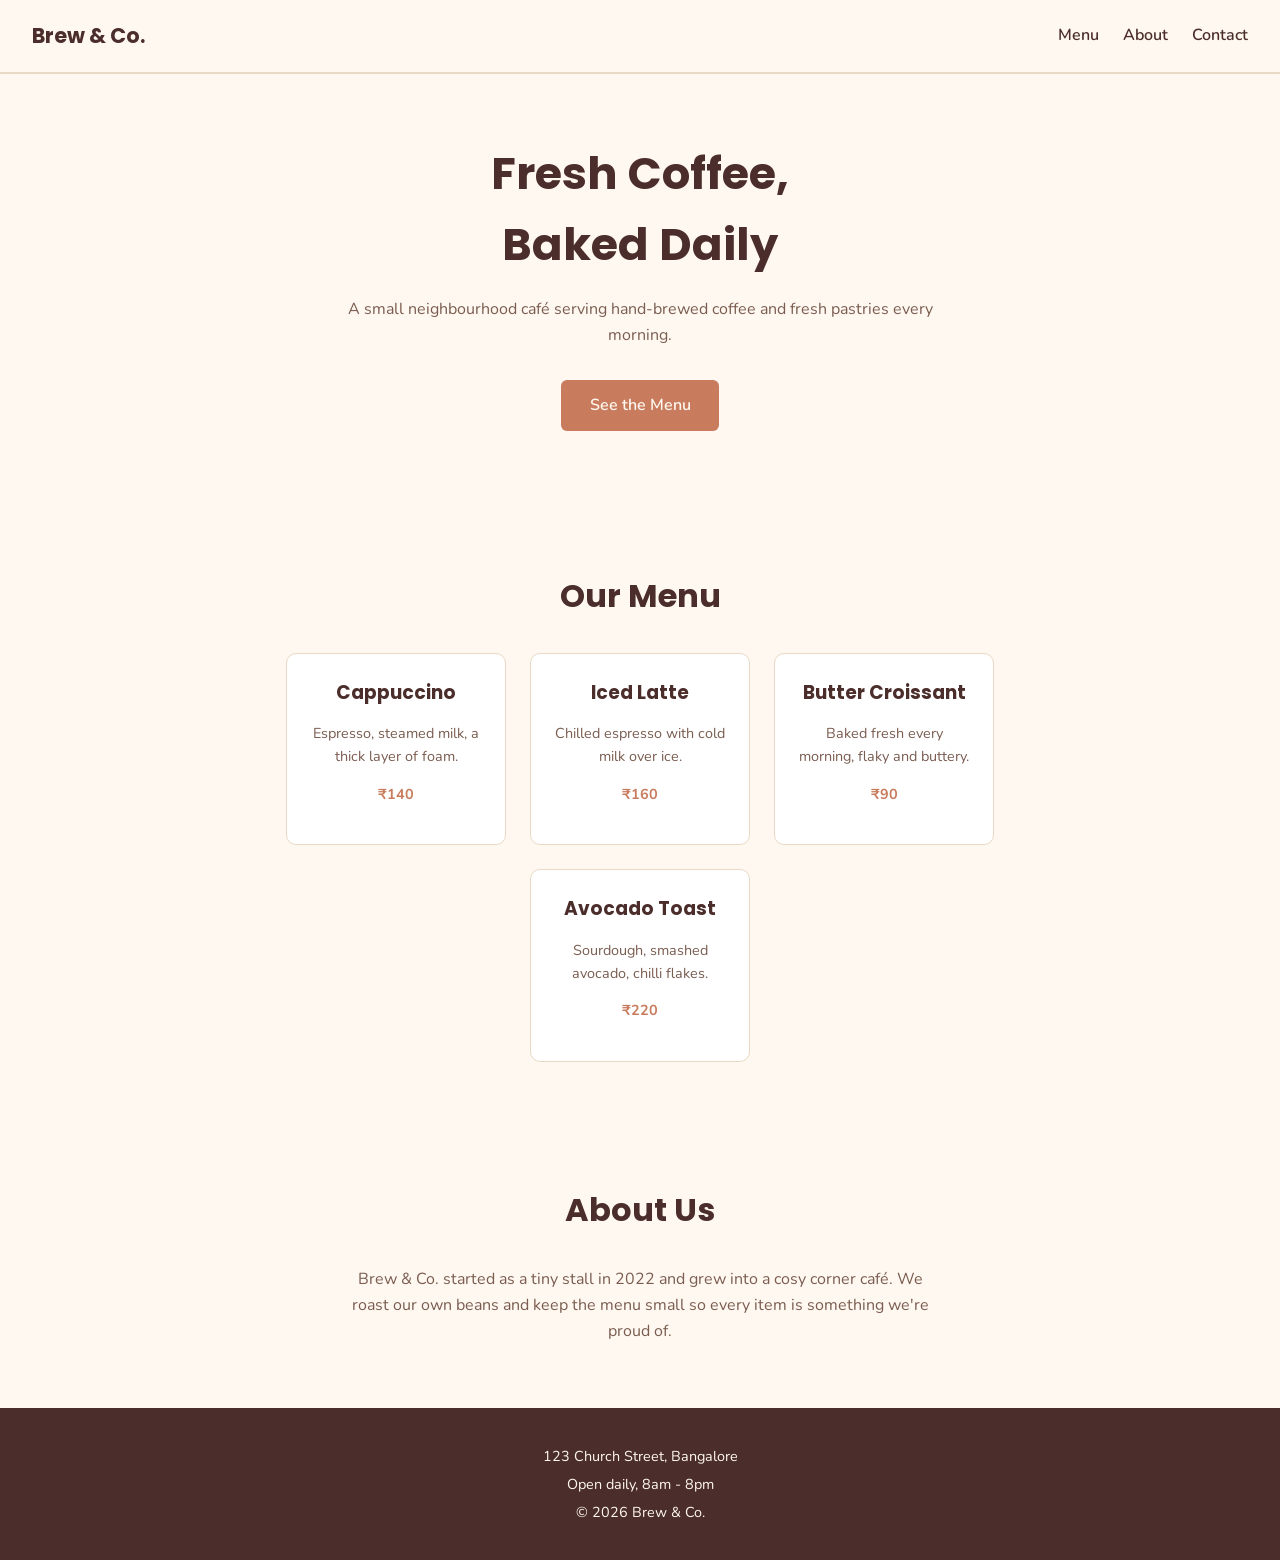
<file: projects/cafe-landing-page/index.html>
<!DOCTYPE html>
<html lang="en">
<head>
<meta charset="UTF-8">
<meta name="viewport" content="width=device-width, initial-scale=1.0">
<title>Brew & Co. - Café</title>

<link rel="preconnect" href="https://fonts.googleapis.com">
<link rel="preconnect" href="https://fonts.gstatic.com" crossorigin>
<link href="https://fonts.googleapis.com/css2?family=Poppins:wght@600;700&family=Nunito:wght@400;600&display=swap" rel="stylesheet">

<link rel="stylesheet" href="style.css">
</head>
<body>

<!-- top nav bar -->
<header class="nav-bar">
  <a href="#top" class="logo">Brew &amp; Co.</a>
  <ul class="nav-list">
    <li><a href="#menu">Menu</a></li>
    <li><a href="#about">About</a></li>
    <li><a href="#contact">Contact</a></li>
  </ul>
</header>

<!-- hero section -->
<section id="top" class="hero">
  <h1 class="hero-heading">Fresh Coffee,<br>Baked Daily</h1>
  <p class="hero-text">
    A small neighbourhood café serving hand-brewed coffee and
    fresh pastries every morning.
  </p>
  <a href="#menu" class="btn">See the Menu</a>
</section>

<!-- menu section -->
<section id="menu" class="menu-section">
  <h2 class="section-heading">Our Menu</h2>

  <div class="menu-grid">
    <div class="menu-card">
      <h3>Cappuccino</h3>
      <p>Espresso, steamed milk, a thick layer of foam.</p>
      <p class="price">₹140</p>
    </div>

    <div class="menu-card">
      <h3>Iced Latte</h3>
      <p>Chilled espresso with cold milk over ice.</p>
      <p class="price">₹160</p>
    </div>

    <div class="menu-card">
      <h3>Butter Croissant</h3>
      <p>Baked fresh every morning, flaky and buttery.</p>
      <p class="price">₹90</p>
    </div>

    <div class="menu-card">
      <h3>Avocado Toast</h3>
      <p>Sourdough, smashed avocado, chilli flakes.</p>
      <p class="price">₹220</p>
    </div>
  </div>
</section>

<!-- about section -->
<section id="about" class="about-section">
  <h2 class="section-heading">About Us</h2>
  <p class="about-text">
    Brew &amp; Co. started as a tiny stall in 2022 and grew into a cosy
    corner café. We roast our own beans and keep the menu small so
    every item is something we're proud of.
  </p>
</section>

<!-- footer / contact -->
<footer id="contact" class="footer">
  <p>123 Church Street, Bangalore</p>
  <p>Open daily, 8am - 8pm</p>
  <p>© 2026 Brew &amp; Co.</p>
</footer>

</body>
</html>
</file>
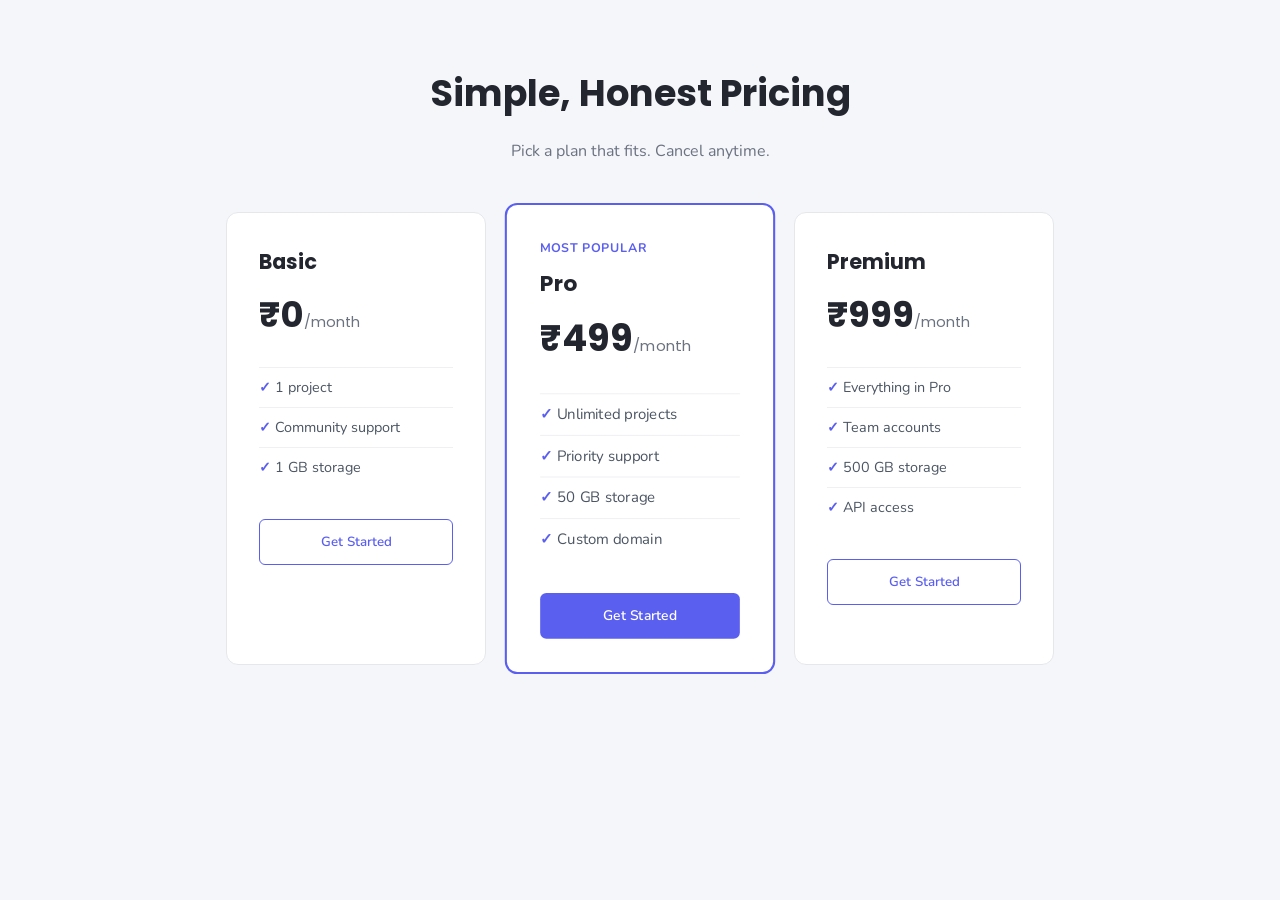
<file: projects/pricing-cards/index.html>
<!DOCTYPE html>
<html lang="en">
<head>
<meta charset="UTF-8">
<meta name="viewport" content="width=device-width, initial-scale=1.0">
<title>Pricing Plans</title>

<link rel="preconnect" href="https://fonts.googleapis.com">
<link rel="preconnect" href="https://fonts.gstatic.com" crossorigin>
<link href="https://fonts.googleapis.com/css2?family=Poppins:wght@600;700&family=Nunito:wght@400;600&display=swap" rel="stylesheet">

<link rel="stylesheet" href="style.css">
</head>
<body>

<section class="pricing-page">

  <h1 class="page-heading">Simple, Honest Pricing</h1>
  <p class="page-subtext">Pick a plan that fits. Cancel anytime.</p>

  <div class="pricing-grid">

    <!-- basic plan -->
    <div class="price-card">
      <h2 class="plan-name">Basic</h2>
      <p class="plan-price">₹0<span class="per-month">/month</span></p>
      <ul class="feature-list">
        <li>1 project</li>
        <li>Community support</li>
        <li>1 GB storage</li>
      </ul>
      <button class="btn btn-outline">Get Started</button>
    </div>

    <!-- pro plan, highlighted -->
    <div class="price-card price-card-featured">
      <p class="popular-tag">Most Popular</p>
      <h2 class="plan-name">Pro</h2>
      <p class="plan-price">₹499<span class="per-month">/month</span></p>
      <ul class="feature-list">
        <li>Unlimited projects</li>
        <li>Priority support</li>
        <li>50 GB storage</li>
        <li>Custom domain</li>
      </ul>
      <button class="btn btn-fill">Get Started</button>
    </div>

    <!-- premium plan -->
    <div class="price-card">
      <h2 class="plan-name">Premium</h2>
      <p class="plan-price">₹999<span class="per-month">/month</span></p>
      <ul class="feature-list">
        <li>Everything in Pro</li>
        <li>Team accounts</li>
        <li>500 GB storage</li>
        <li>API access</li>
      </ul>
      <button class="btn btn-outline">Get Started</button>
    </div>

  </div>

</section>

</body>
</html>
</file>
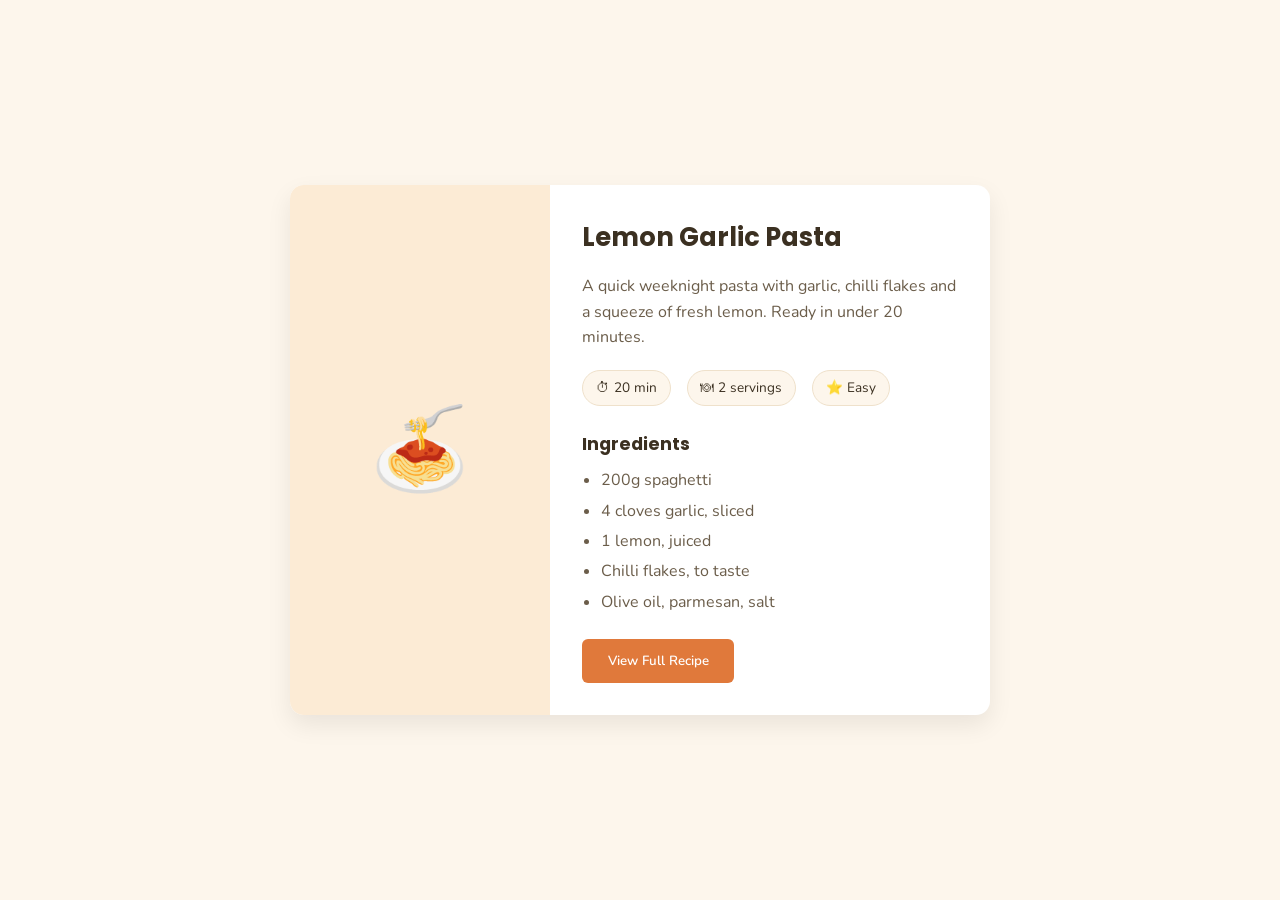
<file: projects/recipe-card/index.html>
<!DOCTYPE html>
<html lang="en">
<head>
<meta charset="UTF-8">
<meta name="viewport" content="width=device-width, initial-scale=1.0">
<title>Recipe Card - Lemon Garlic Pasta</title>

<link rel="preconnect" href="https://fonts.googleapis.com">
<link rel="preconnect" href="https://fonts.gstatic.com" crossorigin>
<link href="https://fonts.googleapis.com/css2?family=Poppins:wght@600;700&family=Nunito:wght@400;600&display=swap" rel="stylesheet">

<link rel="stylesheet" href="style.css">
</head>
<body>

<div class="page">

  <div class="recipe-card">

    <!-- image side -->
    <div class="recipe-image">
      🍝
    </div>

    <!-- text side -->
    <div class="recipe-info">
      <h1 class="recipe-title">Lemon Garlic Pasta</h1>
      <p class="recipe-text">
        A quick weeknight pasta with garlic, chilli flakes and a
        squeeze of fresh lemon. Ready in under 20 minutes.
      </p>

      <!-- little info row -->
      <div class="recipe-meta">
        <span class="meta-item">⏱ 20 min</span>
        <span class="meta-item">🍽 2 servings</span>
        <span class="meta-item">⭐ Easy</span>
      </div>

      <h2 class="mini-heading">Ingredients</h2>
      <ul class="ingredient-list">
        <li>200g spaghetti</li>
        <li>4 cloves garlic, sliced</li>
        <li>1 lemon, juiced</li>
        <li>Chilli flakes, to taste</li>
        <li>Olive oil, parmesan, salt</li>
      </ul>

      <button class="btn">View Full Recipe</button>
    </div>

  </div>

</div>

</body>
</html>
</file>
<file: projects/cafe-landing-page/style.css>
* {
  box-sizing: border-box;
}

body {
  margin: 0;
  font-family: 'Nunito', sans-serif;
  color: #4B2E2B;
  line-height: 1.6;
  background: #FFF8F0;
}

/* nav bar */
.nav-bar {
  display: flex;
  justify-content: space-between;
  align-items: center;
  padding: 1.2rem 2rem;
  background: #FFF8F0;
  border-bottom: 2px solid #E8D9C5;
}

.logo {
  font-family: 'Poppins', sans-serif;
  font-weight: 700;
  font-size: 1.3rem;
  color: #4B2E2B;
  text-decoration: none;
}

.nav-list {
  display: flex;
  gap: 1.5rem;
  list-style: none;
  margin: 0;
  padding: 0;
}

.nav-list a {
  color: #4B2E2B;
  text-decoration: none;
  font-weight: 600;
}

.nav-list a:hover {
  color: #C97C5D;
}

/* hero section */
.hero {
  max-width: 700px;
  margin: 0 auto;
  padding: 4rem 1.5rem;
  text-align: center;
}

.hero-heading {
  font-family: 'Poppins', sans-serif;
  font-size: 2.8rem;
  margin: 0 0 1rem 0;
  color: #4B2E2B;
}

.hero-text {
  color: #7A5C50;
  margin-bottom: 2rem;
}

.btn {
  display: inline-block;
  background: #C97C5D;
  color: #FFF8F0;
  padding: 0.8rem 1.8rem;
  border-radius: 6px;
  text-decoration: none;
  font-weight: 600;
  transition: background 0.2s ease;
}

.btn:hover {
  background: #A85F45;
}

/* shared section heading */
.section-heading {
  font-family: 'Poppins', sans-serif;
  text-align: center;
  font-size: 2rem;
  margin-bottom: 2rem;
  color: #4B2E2B;
}

/* menu section */
.menu-section {
  max-width: 900px;
  margin: 0 auto;
  padding: 3rem 1.5rem;
}

.menu-grid {
  display: flex;
  flex-wrap: wrap;
  gap: 1.5rem;
  justify-content: center;
}

.menu-card {
  background: #FFFFFF;
  border: 1px solid #E8D9C5;
  border-radius: 10px;
  padding: 1.5rem;
  width: 220px;
  text-align: center;
  transition: transform 0.2s ease;
}

.menu-card:hover {
  transform: translateY(-4px);
}

.menu-card h3 {
  font-family: 'Poppins', sans-serif;
  margin: 0 0 0.5rem 0;
}

.menu-card p {
  color: #7A5C50;
  font-size: 0.9rem;
}

.price {
  font-weight: 700;
  color: #C97C5D !important;
  margin-top: 0.8rem;
}

/* about section */
.about-section {
  max-width: 650px;
  margin: 0 auto;
  padding: 3rem 1.5rem;
  text-align: center;
}

.about-text {
  color: #7A5C50;
}

/* footer */
.footer {
  text-align: center;
  padding: 2rem 1.5rem;
  background: #4B2E2B;
  color: #FFF8F0;
}

.footer p {
  margin: 0.3rem 0;
  font-size: 0.9rem;
}

/* stack the menu cards nicely on small screens */
@media (max-width: 600px) {
  .nav-bar {
    flex-direction: column;
    gap: 0.8rem;
  }

  .hero-heading {
    font-size: 2rem;
  }
}
</file>
<file: projects/pricing-cards/style.css>
* {
  box-sizing: border-box;
}

body {
  margin: 0;
  font-family: 'Nunito', sans-serif;
  background: #F5F6FA;
  color: #23262F;
  line-height: 1.6;
}

.pricing-page {
  max-width: 950px;
  margin: 0 auto;
  padding: 4rem 1.5rem;
  text-align: center;
}

.page-heading {
  font-family: 'Poppins', sans-serif;
  font-size: 2.3rem;
  margin: 0 0 0.5rem 0;
}

.page-subtext {
  color: #6B7280;
  margin-bottom: 3rem;
}

/* the three cards, side by side on bigger screens */
.pricing-grid {
  display: flex;
  gap: 1.5rem;
  justify-content: center;
  flex-wrap: wrap;
}

.price-card {
  background: #FFFFFF;
  border: 1px solid #E5E7EB;
  border-radius: 12px;
  padding: 2rem;
  width: 260px;
  text-align: left;
}

/* the middle plan stands out a bit more */
.price-card-featured {
  border: 2px solid #5B5FEF;
  transform: scale(1.04);
}

.popular-tag {
  font-size: 0.75rem;
  font-weight: 700;
  color: #5B5FEF;
  text-transform: uppercase;
  letter-spacing: 0.05em;
  margin: 0 0 0.5rem 0;
}

.plan-name {
  font-family: 'Poppins', sans-serif;
  font-size: 1.3rem;
  margin: 0 0 0.5rem 0;
}

.plan-price {
  font-family: 'Poppins', sans-serif;
  font-size: 2.2rem;
  font-weight: 700;
  margin: 0 0 1.5rem 0;
}

.per-month {
  font-size: 0.9rem;
  font-weight: 400;
  color: #6B7280;
}

.feature-list {
  list-style: none;
  padding: 0;
  margin: 0 0 2rem 0;
}

.feature-list li {
  padding: 0.5rem 0;
  border-top: 1px solid #F0F0F3;
  color: #4B5563;
  font-size: 0.9rem;
}

.feature-list li::before {
  content: "✓ ";
  color: #5B5FEF;
  font-weight: 700;
}

.btn {
  width: 100%;
  padding: 0.8rem;
  border-radius: 6px;
  font-family: 'Nunito', sans-serif;
  font-weight: 600;
  cursor: pointer;
  transition: background 0.2s ease, color 0.2s ease;
}

.btn-fill {
  background: #5B5FEF;
  color: #FFFFFF;
  border: none;
}

.btn-fill:hover {
  background: #4547C4;
}

.btn-outline {
  background: transparent;
  color: #5B5FEF;
  border: 1px solid #5B5FEF;
}

.btn-outline:hover {
  background: #5B5FEF;
  color: #FFFFFF;
}

/* stack the cards on small screens */
@media (max-width: 700px) {
  .pricing-grid {
    flex-direction: column;
    align-items: center;
  }

  .price-card-featured {
    transform: none;
  }
}
</file>
<file: projects/recipe-card/style.css>
* {
  box-sizing: border-box;
}

body {
  margin: 0;
  font-family: 'Nunito', sans-serif;
  background: #FDF6EC;
  color: #3B3021;
  line-height: 1.6;
}

/* just centers the card in the middle of the page */
.page {
  min-height: 100vh;
  display: flex;
  align-items: center;
  justify-content: center;
  padding: 2rem 1rem;
}

/* the card itself, image on the left and info on the right
   on bigger screens, stacked on small screens */
.recipe-card {
  display: flex;
  background: #FFFFFF;
  border-radius: 14px;
  overflow: hidden;
  max-width: 700px;
  box-shadow: 0 10px 25px rgba(0, 0, 0, 0.08);
}

.recipe-image {
  background: #FCEBD5;
  width: 260px;
  flex-shrink: 0;
  display: flex;
  align-items: center;
  justify-content: center;
  font-size: 5rem;
}

.recipe-info {
  padding: 2rem;
}

.recipe-title {
  font-family: 'Poppins', sans-serif;
  font-size: 1.6rem;
  margin: 0 0 0.6rem 0;
}

.recipe-text {
  color: #6B5D4A;
  margin-bottom: 1.2rem;
}

.recipe-meta {
  display: flex;
  gap: 1rem;
  flex-wrap: wrap;
  margin-bottom: 1.5rem;
}

.meta-item {
  font-size: 0.85rem;
  background: #FDF6EC;
  padding: 0.4rem 0.8rem;
  border-radius: 999px;
  border: 1px solid #EFE1CB;
}

.mini-heading {
  font-family: 'Poppins', sans-serif;
  font-size: 1.1rem;
  margin: 0 0 0.6rem 0;
}

.ingredient-list {
  margin: 0 0 1.5rem 0;
  padding-left: 1.2rem;
  color: #6B5D4A;
}

.ingredient-list li {
  margin-bottom: 0.3rem;
}

.btn {
  background: #E0793B;
  color: #FFFFFF;
  border: none;
  padding: 0.8rem 1.6rem;
  border-radius: 6px;
  font-family: 'Nunito', sans-serif;
  font-weight: 600;
  cursor: pointer;
  transition: background 0.2s ease;
}

.btn:hover {
  background: #C4622B;
}

/* on small screens, stack the image on top of the info
   instead of side by side */
@media (max-width: 600px) {
  .recipe-card {
    flex-direction: column;
  }

  .recipe-image {
    width: 100%;
    height: 180px;
  }
}
</file>
